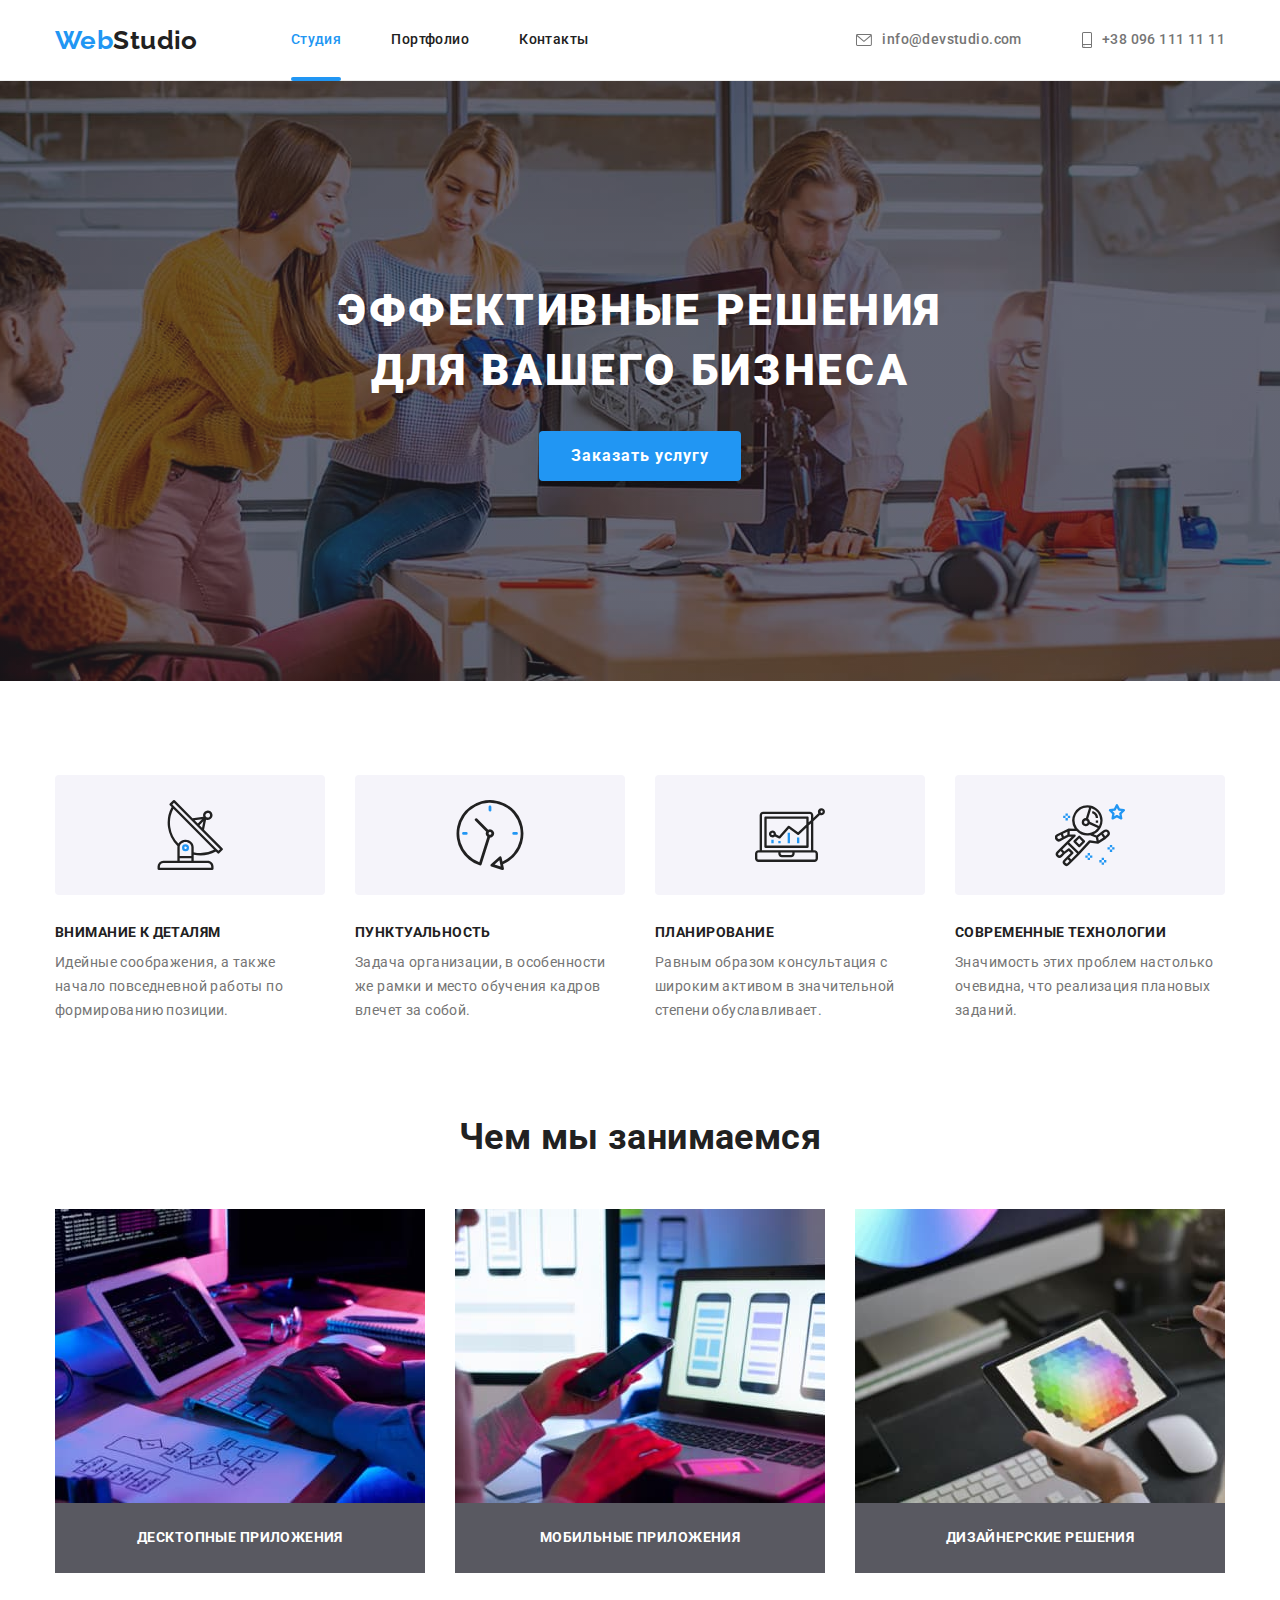
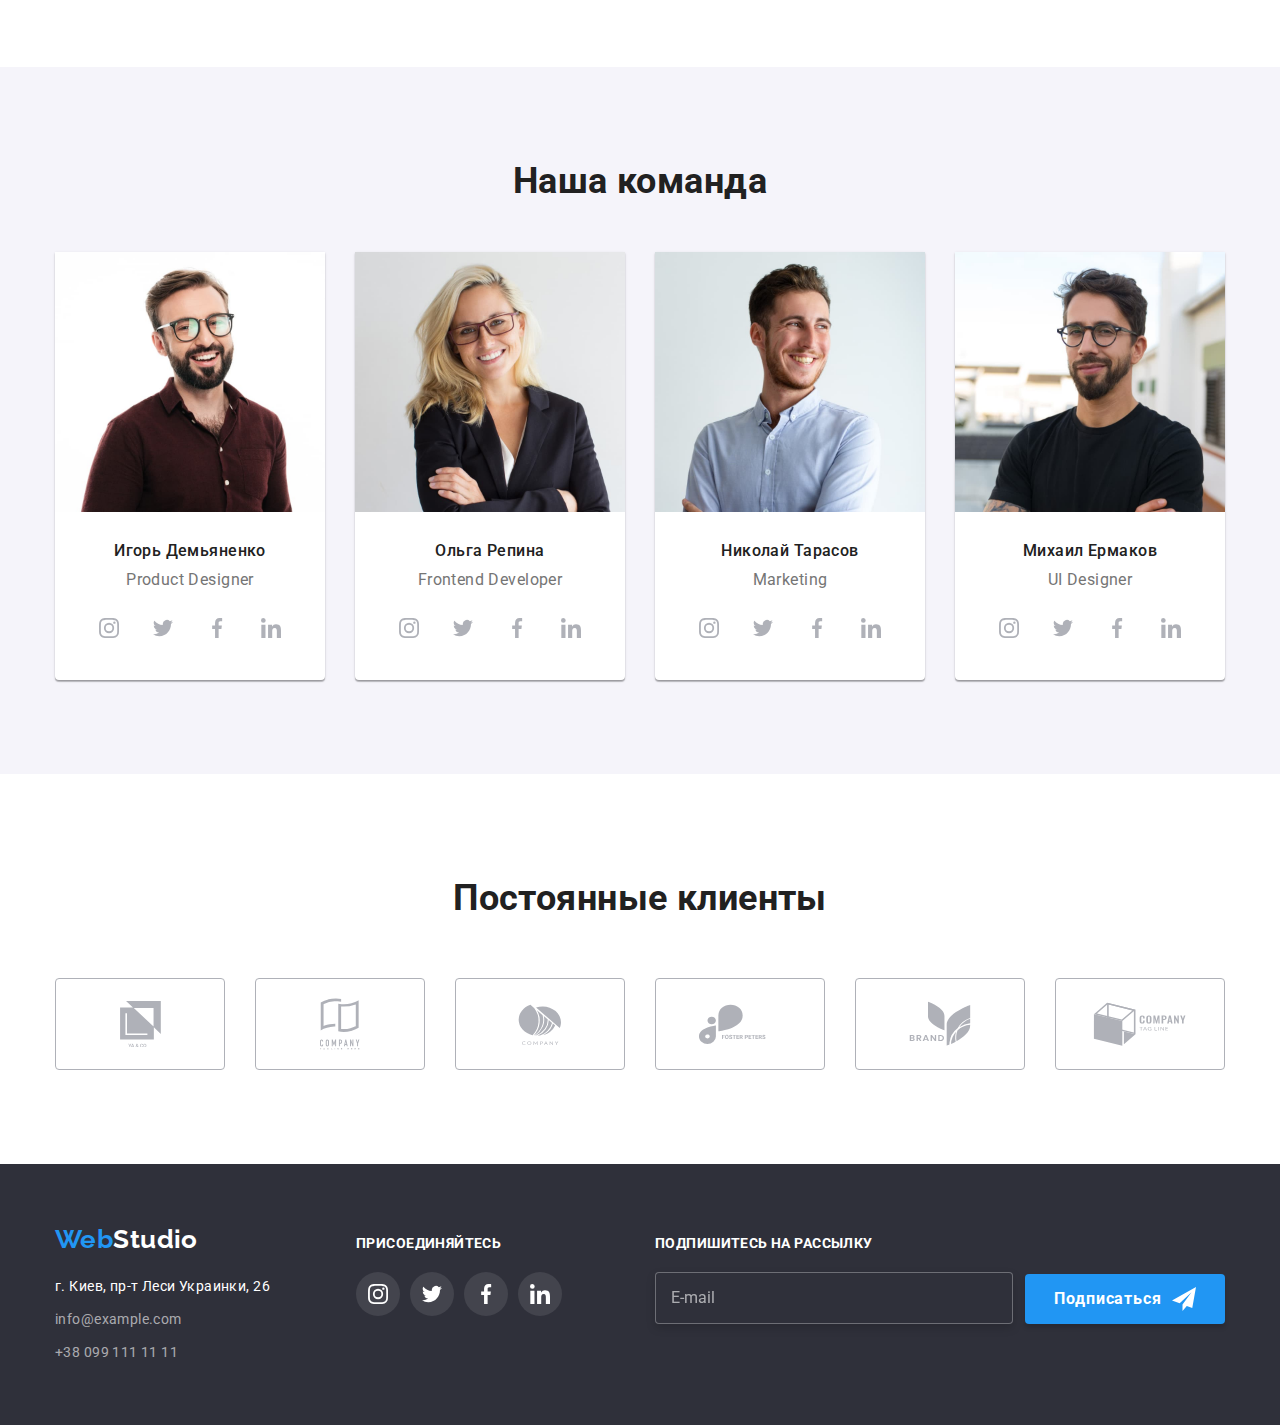
<file: index.html>
<!DOCTYPE html>
<html lang="ru">

<head>
    <meta charset="UTF-8" />
    <meta http-equiv="X-UA-Compatible" content="IE=edge" />
    <meta name="viewport" content="width=device-width, initial-scale=1.0" />
    <title>Студия</title>
    <link rel="stylesheet"
        href="https://fonts.googleapis.com/css2?family=Raleway:wght@700&family=Roboto:wght@400;500;700;900&display=swap" />
    <link rel="stylesheet"
        href="https://cdnjs.cloudflare.com/ajax/libs/modern-normalize/1.1.0/modern-normalize.min.css" />
    <link rel="stylesheet" href="css/style.css" />
</head>

<body>

    <!-- header -->

    <header class="page-header">
        <div class="container nav">
            <nav class="nav">
                <a href="./index.html" class="logo">Web<span class="logo__text">Studio</span> </a>
                <ul class="site-nav ">
                    <li class="site-nav__item"><a href="./index.html" class="site-nav__link site-nav__link--current"> Студия </a></li>
                    <li class="site-nav__item"><a href="./portfolio.html" class="site-nav__link"> Портфолио </a></li>
                    <li class="site-nav__item"><a href="#" class="site-nav__link"> Контакты </a></li>
                </ul>
            </nav>
            <ul class="auth-nav ">
                <li class="auth-nav__item"><a href="mailto:info@devstudio.com" class="auth-nav__link">
                        <svg class="auth-nav__icon-envelope" width="16" height="12">
                            <use href="./images/icons.svg#icon-envelope"></use>
                        </svg> info@devstudio.com </a></li>
                <li class="auth-nav__item"><a href="tel:+380961111111" class="auth-nav__link">
                        <svg class="auth-nav__icon-smartphone" width="10" height="16">
                            <use href="./images/icons.svg#icon-smartphone"></use>
                        </svg> +38 096 111 11 11 </a></li>
            </ul>
        </div>
    </header>

    <!--page main -->

    <main>

        <!--hero section-->

        <section class="hero-section section">
            <div class="container">
                <h1 class="hero-title">Эффективные решения для вашего бизнеса</h1>
                <button type="button" class="hero-button " data-modal-open>Заказать услугу</button>
            </div>
        </section>

        <!--section advantages-->

        <section class="advantages-section section">
            <div class="container ">
                <h2 class="visually-hidden">Наши преимущества</h2>
                <ul class="advantages-list">

                    <li class="advantages-list__item">
                        <div class="advantages-list__block">
                            <svg class="advantages-list__icon" width="70" height="70">
                                <use href="./images/icons.svg#icon-antena"></use>
                            </svg>
                        </div>
                        <h3 class="advantages-list__title">Внимание к деталям</h3>
                        <p>Идейные соображения, а также начало повседневной работы по формированию позиции.</p>
                    </li>

                    <li class="advantages-list__item">
                        <div class="advantages-list__block">
                            <svg class="advantages-list__icon" width="70" height="70">
                                <use href="./images/icons.svg#icon-clock"></use>
                            </svg>
                        </div>
                        <h3 class="advantages-list__title">Пунктуальность</h3>
                        <p>
                            Задача организации, в особенности же рамки и место обучения кадров влечет за собой.
                        </p>
                    </li>
                    <li class="advantages-list__item ">
                        <div class="advantages-list__block">
                            <svg class="advantages-list__icon" width="70" height="70">
                                <use href="./images/icons.svg#icon-diagram"></use>
                            </svg>
                        </div>
                        <h3 class="advantages-list__title">Планирование</h3>
                        <p>
                            Равным образом консультация с широким активом в значительной степени обуславливает.
                        </p>
                    </li>
                    <li class="advantages-list__item ">
                        <div class="advantages-list__block">
                            <svg class="advantages-list__icon" width="70" height="70">
                                <use href="./images/icons.svg#icon-astronaut"></use>
                            </svg>
                        </div>
                        <h3 class="advantages-list__title">Современные технологии</h3>
                        <p>Значимость этих проблем настолько очевидна, что реализация плановых заданий.</p>
                    </li>
                </ul>
            </div>
        </section>

        <!--work section-->

        <section class="work-section section">
            <div class="container">
                <h2 class="section-title">Чем мы занимаемся</h2>
                <ul class="work-list">
                    <li class="work-list__item">
                        <div class="work-list__thumb">
                            <img src="./images/work/img.jpg" alt="Печатает на клавиатуре" width="370" height="294"
                                class="work-list__img" />
                            <h3 class="work-list__title">Десктопные приложения</h3>
                        </div>

                    </li>
                    <li class="work-list__item">
                        <div class="work-list__thumb">
                            <img src="./images/work/img-1.jpg" alt="Телефон и ноутбук" width="370" height="294"
                                class="work-list__img" />
                            <h3 class="work-list__title">Мобильные приложения</h3>
                        </div>
                    </li>
                    <li class="work-list__item">
                        <div class="work-list__thumb">
                            <img src="./images/work/img-2.jpg" alt="Планшет в руках" width="370" height="294"
                                class="work-list__img" />
                            <h3 class="work-list__title">Дизайнерские решения</h3>
                        </div>
                    </li>
                </ul>
            </div>
        </section>

        <!--team section-->

        <section class="team-section section">
            <div class="container">
                <h2 class="section-title">Наша команда</h2>

                    <ul class="team-list">

                        <li class="team-list__item">
                            <img class="team-list__img" src="./images/team/img-3.jpg" alt=" Первый член команды" width="270" height="260"/>
                                <div class="team-list__thumb">
                                    <h3 class="team-list__title">Игорь Демьяненко</h3>
                                        <p class="team-list__text">Product Designer</p>

                                    <ul class="socials-list">

                                        <li class="socials-list__item"><a href="#" class="socials-list__link" aria-label="Инстаграм">
                                                <svg class="socials-list__icon" width="20" height="20">
                                                    <use href="./images/icons.svg#icon-instagram"></use>
                                                </svg></a>
                                        </li>
                                        <li class="socials-list__item"><a href="#" class="socials-list__link" aria-label="Твиттер">
                                                <svg class="socials-list__icon" width="20" height="20">
                                                    <use href="./images/icons.svg#icon-twitter"></use>
                                                </svg></a>
                                        </li>
                                        <li class="socials-list__item"><a href="#" class="socials-list__link" aria-label="Фейсбук">
                                                <svg class="socials-list__icon" width="20" height="20">
                                                    <use href="./images/icons.svg#icon-facebook"></use>
                                                </svg></a>
                                        </li>
                                        <li class="socials-list__item"><a href="#" class="socials-list__link" aria-label="Линкедин">
                                                <svg class="socials-list__icon" width="20" height="20">
                                                    <use href="./images/icons.svg#icon-linkedin"></use>
                                                </svg></a>
                                        </li>
                                    </ul>
                                </div>
                        </li>

                        <li class="team-list__item">
                            <img class="team-list__img" src="./images/team/img-4.jpg" alt="Второй член команды" width="270" height="260"/>
                                <div class="team-list__thumb">
                                    <h3 class="team-list__title">Ольга Репина</h3>
                                        <p class="team-list__text">Frontend Developer</p>

                                    <ul class="socials-list">
                                        
                                        <li class="socials-list__item"><a href="#" class="socials-list__link" aria-label="Инстаграм">
                                                <svg class="socials-list__icon" width="20" height="20">
                                                    <use href="./images/icons.svg#icon-instagram"></use>
                                                </svg></a>
                                        </li>
                                        <li class="socials-list__item"><a href="#" class="socials-list__link" aria-label="Твиттер">
                                                <svg class="socials-list__icon" width="20" height="20">
                                                    <use href="./images/icons.svg#icon-twitter"></use>
                                                </svg></a>
                                        </li>
                                        <li class="socials-list__item"><a href="#" class="socials-list__link" aria-label="Фейсбук">
                                                <svg class="socials-list__icon" width="20" height="20">
                                                    <use href="./images/icons.svg#icon-facebook"></use>
                                                </svg></a>
                                        </li>
                                        <li class="socials-list__item"><a href="#" class="socials-list__link" aria-label="Линкедин">
                                                <svg class="socials-list__icon" width="20" height="20">
                                                    <use href="./images/icons.svg#icon-linkedin"></use>
                                                </svg></a>
                                        </li>
                                    </ul>
                                </div>
                        </li>

                        <li class="team-list__item">
                            <img class="team-list__img" src="./images/team/img-5.jpg" alt="Третий член команды" width="270" height="260"/>
                                <div class="team-list__thumb">
                                    <h3 class="team-list__title">Николай Тарасов</h3>
                                        <p class="team-list__text">Marketing</p>

                                    <ul class="socials-list">
                                        
                                        <li class="socials-list__item"><a href="#" class="socials-list__link" aria-label="Инстаграм">
                                                <svg class="socials-list__icon" width="20" height="20">
                                                    <use href="./images/icons.svg#icon-instagram"></use>
                                                </svg></a>
                                        </li>
                                        <li class="socials-list__item"><a href="#" class="socials-list__link" aria-label="Твиттер">
                                                <svg class="socials-list__icon" width="20" height="20">
                                                    <use href="./images/icons.svg#icon-twitter"></use>
                                                </svg></a>
                                        </li>
                                        <li class="socials-list__item"><a href="#" class="socials-list__link" aria-label="Фейсбук">
                                                <svg class="socials-list__icon" width="20" height="20">
                                                    <use href="./images/icons.svg#icon-facebook"></use>
                                                </svg></a>
                                        </li>
                                        <li class="socials-list__item"><a href="#" class="socials-list__link" aria-label="Линкедин">
                                                <svg class="socials-list__icon" width="20" height="20">
                                                    <use href="./images/icons.svg#icon-linkedin"></use>
                                                </svg></a>
                                        </li>
                                    </ul>
                            </div>
                        </li>

                    <li class="team-list__item">
                        <img class="team-list__img" src="./images/team/img-6.jpg" alt="Четвертый член команды" width="270" height="260"/>
                            <div class="team-list__thumb">
                                <h3 class="team-list__title">Михаил Ермаков</h3>
                                    <p class="team-list__text">UI Designer</p>

                                <ul class="socials-list">
                                            
                                    <li class="socials-list__item"><a href="#" class="socials-list__link" aria-label="Инстаграм">
                                            <svg class="socials-list__icon" width="20" height="20">
                                                <use href="./images/icons.svg#icon-instagram"></use>
                                            </svg></a>
                                    </li>
                                    <li class="socials-list__item"><a href="#" class="socials-list__link" aria-label="Твиттер">
                                            <svg class="socials-list__icon" width="20" height="20">
                                                <use href="./images/icons.svg#icon-twitter"></use>
                                            </svg></a>
                                    </li>
                                    <li class="socials-list__item"><a href="#" class="socials-list__link" aria-label="Фейсбук">
                                            <svg class="socials-list__icon" width="20" height="20">
                                                <use href="./images/icons.svg#icon-facebook"></use>
                                            </svg></a>
                                    </li>
                                    <li class="socials-list__item"><a href="#" class="socials-list__link" aria-label="Линкедин">
                                            <svg class="socials-list__icon" width="20" height="20">
                                                <use href="./images/icons.svg#icon-linkedin"></use>
                                            </svg></a>
                                    </li>
                                </ul>
                            </div>
                    </li>
                </ul>
            </div>
        </section>
    </main>

    <!-- clients section -->

    <section class="section-clients section">
        <h2 class="clients-title">Постоянные клиенты</h2>
            <div class="container">

            <ul class="company-list">
                <li class="company-list__item">
                    <a href="#" class="company-list__link">
                        <svg class="company-list__logo" width="41" height="46.7">
                            <use href="./images/icons.svg#icon-ya-co"></use>
                        </svg>
                    </a>
                </li>
                <li class="company-list__item">
                    <a href="#" class="company-list__link">
                        <svg class="company-list__logo" width="40" height="52">
                            <use href="./images/icons.svg#icon-company"></use>
                        </svg>
                    </a>
                </li>
                <li class="company-list__item">
                    <a href="#" class="company-list__link">
                        <svg class="company-list__logo" width="43.46" height="41.18">
                            <use href="./images/icons.svg#icon-company-2"></use>
                        </svg>
                    </a>
                </li>
                <li class="company-list__item">
                    <a href="#" class="company-list__link">
                        <svg class="company-list__logo" width="84.44" height="40.62">
                            <use href="./images/icons.svg#icon-foster"></use>
                        </svg>
                    </a>
                </li>
                <li class="company-list__item">
                    <a href="#" class="company-list__link">
                        <svg class="company-list__logo" width="62.54" height="45.43">
                            <use href="./images/icons.svg#icon-brand"></use>
                        </svg>
                    </a>
                </li>
                <li class="company-list__item">
                    <a href="#" class="company-list__link">
                        <svg class="company-list__logo" width="93.79" height="43.93">
                            <use href="./images/icons.svg#icon-tag-line"></use>
                        </svg>
                    </a>
                </li>
            </ul>
        </div>
    </section>

    <!--footer -->
    <footer class="footer-section">
        <div class="container">
            <div class="footer-link">
                <div class="first-column">
                    <a href="./index.html" class="logo logo--moves ">Web<span class=" logo__text logo__text--inverse">Studio</span> </a>

                    <address class="contact">
                        <ul class="contact__list">
                            <li class="contact__item">
                                <a class="contact__link contact__link--repaints" href="https://goo.gl/maps/1aV7GLh5moSTKQaL6" target="_blank" rel="noopener noreferrer" >г. Киев, пр-т Леси Украинки, 26</a></li>
                            <li class="contact__item">
                                <a class="contact__link" href="mailto:info@example.com" >info@example.com</a></li>
                            <li class="contact__item">
                                <a class="contact__link" href="tel:+380991111111" >+38 099 111 11 11</a></li>
                        </ul>
                    </address>
                </div>

                <div class="second-column">
                    <span class="second-column__title">присоединяйтесь</span>

                    <ul class="socials-list">
                                            
                        <li class="socials-list__item socials-list__item--repaints"><a href="#" class="socials-list__link" aria-label="Инстаграм">
                                <svg class="socials-list__icon socials-list__icon--repaints " width="20" height="20">
                                    <use href="./images/icons.svg#icon-instagram"></use>
                                </svg></a>
                        </li>
                        <li class="socials-list__item socials-list__item--repaints"><a href="#" class="socials-list__link" aria-label="Твиттер">
                                <svg class="socials-list__icon socials-list__icon--repaints" width="20" height="20">
                                    <use href="./images/icons.svg#icon-twitter"></use>
                                </svg></a>
                        </li>
                        <li class="socials-list__item socials-list__item--repaints"><a href="#" class="socials-list__link" aria-label="Фейсбук">
                                <svg class="socials-list__icon socials-list__icon--repaints" width="20" height="20">
                                    <use href="./images/icons.svg#icon-facebook"></use>
                                </svg></a>
                        </li>
                        <li class="socials-list__item socials-list__item--repaints"><a href="#" class="socials-list__link" aria-label="Линкедин">
                                <svg class="socials-list__icon socials-list__icon--repaints" width="20" height="20">
                                    <use href="./images/icons.svg#icon-linkedin"></use>
                                </svg></a>
                        </li>
                    </ul>
                </div>

                <form class="form-footer">
                    <label class="form-footer__lable">Подпишитесь на рассылку
                        <input class="form-footer__input" type="email" name="email" placeholder="E-mail">
                    </label>

                    <button class="form-footer__button" type="submit">Подписаться
                        <svg class="form-footer__icon" width="24" height="24">
                            <use href="./images/icons.svg#icon-send"></use>
                        </svg>
                    </button>
                </form>
            </div>
        </div>
    </footer>

    <!-- backdrop -->
    <div class="backdrop is-hidden" data-modal aria-hidden="true">

        <div class="modal">

            <button class=" modal__button--closes" type="button" data-modal-close>
                <svg class="modal__icon" width="18" height="18">
                    <use href="./images/icons.svg#icon-close-black"></use>
                </svg>
            </button>

            <form class="form">

                <p class="form__text">Оставьте свои данные, мы вам перезвоним</p>

                <label class="form__leble" for="name">Имя</label>
                    <div class="form__field">
                        <input class="form__input" type="text" name="user-name" id="name">
                            <svg class="form__icon" width="18" height="18">
                                <use href="./images/icons.svg#icon-person-black"></use>
                            </svg>
                    </div>

                <label class="form__leble" for="phone">Телефон</label>
                    <div class="form__field">
                        <input class="form__input" type="tel" name="phone" id="phone">
                            <svg class="form__icon" width="18" height="18">
                                <use href="./images/icons.svg#icon-phone-black"></use>
                            </svg>
                </div>

                <label class="form__leble" for="mail">Почта</label>
                    <div class="form__field">
                        <input class="form__input" type="email" name="mail" id="mail">
                            <svg class="form__icon" width="18" height="18">
                                <use href="./images/icons.svg#icon-email-black"></use>
                            </svg>
                    </div>

                <label class="form__leble" for="coment">Комментарий</label>
                    <div class="form__field form__field--moves">
                        <textarea class="form__input form__input--scales" name="coment" id="coment" placeholder="Введите текст"></textarea>
                    </div>

                <div class="policy">
                    <label class="policy__lable">
                        <input class="policy__input" type="checkbox" name="agree" value="agree">
                            <svg class="policy__icon" width="16" height="15">
                                <use href="./images/icons.svg#icon-checked"></use>
                            </svg>
                    Соглашаюсь с рассылкой и принимаю&nbsp;<a class="policy__link" href="#"> Условия договора</a></label>
                </div>

                <button class="modal__button" type="submit">Отправить</button>

            </form>
        </div>
    </div>

    <script src="./js/modal.js"></script>
</body>

</html>
</file>
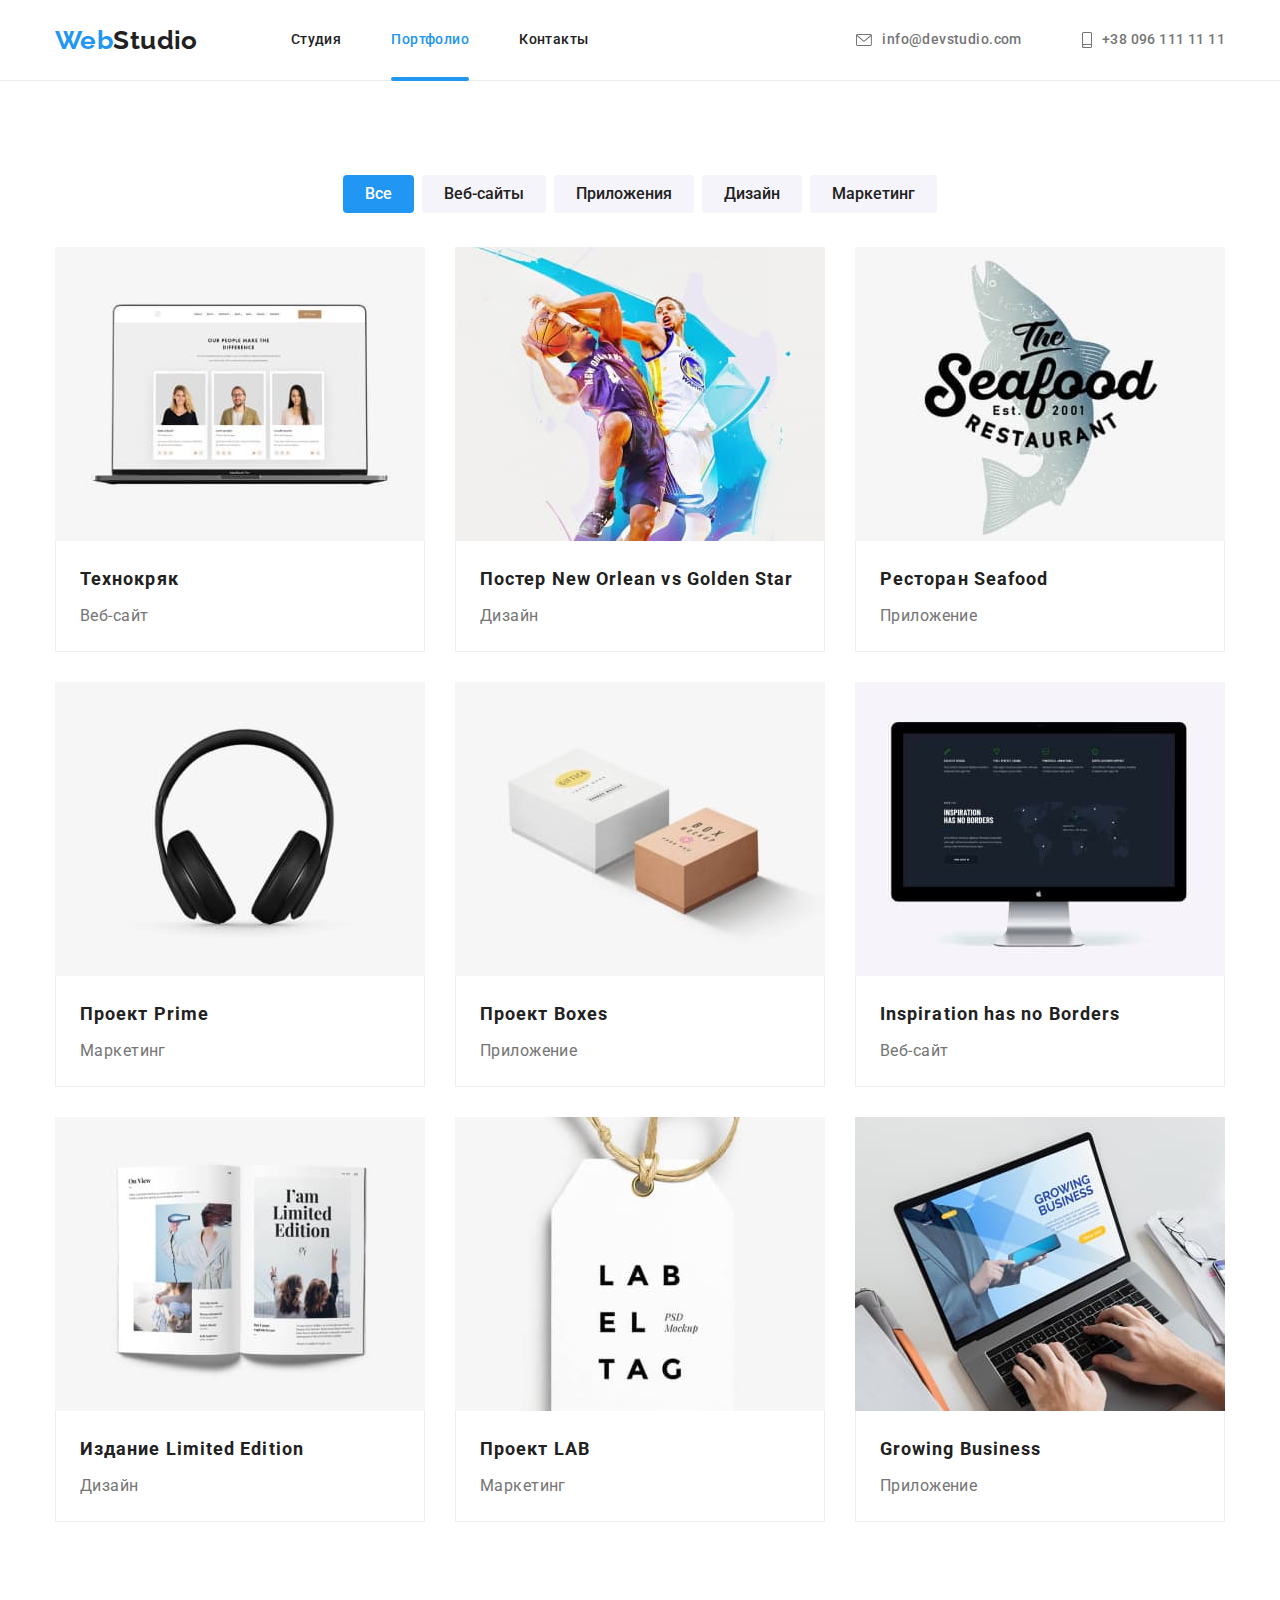
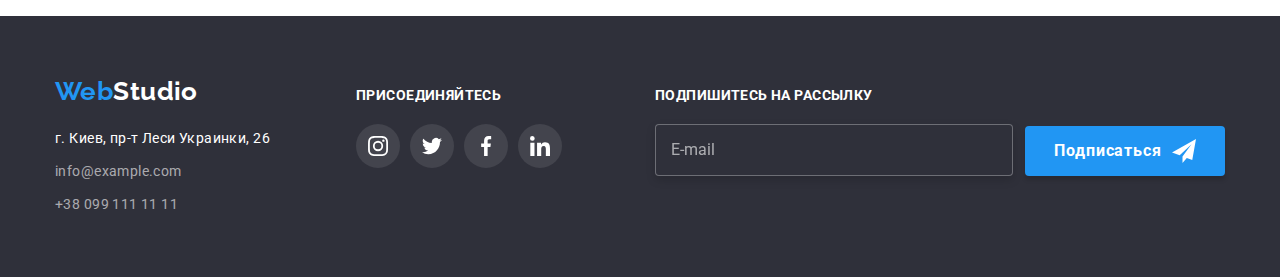
<file: portfolio.html>
<!DOCTYPE html>
<html lang="ru">

<head>
    <meta charset="UTF-8">
    <meta http-equiv="X-UA-Compatible" content="IE=edge">
    <meta name="viewport" content="width=device-width, initial-scale=1.0">
    <title>Портфолио</title>
    <link rel="stylesheet"
        href="https://fonts.googleapis.com/css2?family=Raleway:wght@700&family=Roboto:wght@400;500;700;900&display=swap" />
    <link rel="stylesheet"
        href="https://cdnjs.cloudflare.com/ajax/libs/modern-normalize/1.1.0/modern-normalize.min.css" />
    <link rel="stylesheet" href="css/style.css" />
</head>

<body>

    <!--header-->

    <header class="page-header">
        <div class="container nav">
            <nav class="nav">
                <a href="./index.html" class="logo">Web<span class="logo__text">Studio</span> </a>
                <ul class="site-nav ">
                    <li class="site-nav__item"><a href="./index.html" class="site-nav__link "> Студия </a></li>
                    <li class="site-nav__item"><a href="./portfolio.html" class="site-nav__link site-nav__link--current"> Портфолио </a></li>
                    <li class="site-nav__item"><a href="#" class="site-nav__link"> Контакты </a></li>
                </ul>
            </nav>
            <ul class="auth-nav ">
                <li class="auth-nav__item"><a href="mailto:info@devstudio.com" class="auth-nav__link">
                        <svg class="auth-nav__icon-envelope" width="16" height="12">
                            <use href="./images/icons.svg#icon-envelope"></use>
                        </svg> info@devstudio.com </a></li>
                <li class="auth-nav__item"><a href="tel:+380961111111" class="auth-nav__link">
                        <svg class="auth-nav__icon-smartphone" width="10" height="16">
                            <use href="./images/icons.svg#icon-smartphone"></use>
                        </svg> +38 096 111 11 11 </a></li>
            </ul>
        </div>
    </header>
    <!--main -->
    <main>
        <!-- portfolio section -->
        <section class="portfolio-section section ">
            <div class="container">

                <h1 class="visually-hidden"> Портфолио </h1>

                <!-- button-list -->
                <ul class="button-list">
                    <li class="button-list__item"><button type="button" class="button-list__button button-list__button--active"> Все </button></li>
                    <li class="button-list__item"><button type="button" class="button-list__button"> Веб-сайты </button></li>
                    <li class="button-list__item"><button type="button" class="button-list__button"> Приложения </button></li>
                    <li class="button-list__item"><button type="button" class="button-list__button"> Дизайн </button></li>
                    <li class="button-list__item"><button type="button" class="button-list__button"> Маркетинг </button></li>
                </ul>

                <!-- card-set -->

                <ul class="card-set">

                    <li class="card-set__item">
                        <a class="product" href="#">
                            <div class="product__overlay">
                                <img class="product__img" src="./images/portfolio/img-10.jpg" alt="на ноутбуке изображены три IT-специалиста" width="370" height="294" >
                                    <p class="product__text">Ресурс предлагает комплексные предложения с разным
                                    уровнем функционала и сервисов. Все
                                    это позволит посетителю получить
                                    исчерпывающие сведения <br> о компании или частном лице.</p>
                            </div>
                            <div class="product__thumb">
                                <h2 class="product__title">Технокряк </h2>
                                <p class="product__content">Веб-сайт</p>
                            </div>
                        </a> </li>

                    <li class="card-set__item">
                        <a href="#" class="product">
                            <div class="product__overlay">
                                <img class="product__img" src="./images/portfolio/img-11.jpg" alt="два играка в баскетбол в прижке" width="370" height="294" >
                                    <p class="product__text">Ресурс предлагает комплексные предложения с разным уровнем
                                        функционала и сервисов. Все
                                        это позволит посетителю получить
                                        исчерпывающие сведения <br> о компании или частном лице.</p>
                            </div>
                                            <div class="product__thumb">
                                                <h2 class="product__title">Постер New Orlean vs Golden Star </h2>
                                                <p class="product__content">Дизайн</p>
                                            </div>
                            </a>
                    </li>


            <li class="card-set__item"><a href="#" class="product">
                    <div class="product__overlay">
                        <img class="product__img" src="./images/portfolio/img-12.jpg"
                        alt="эмблема ресторана морепродукты" width="370" height="294" >
                    <p class="product__text">Ресурс предлагает комплексные предложения с разным уровнем
                        функционала и сервисов. Все
                        это позволит посетителю получить
                        исчерпывающие сведения <br> о компании или частном лице.</p>
                    </div>
                    <div class="product__thumb">
                        <h2 class="product__title">Ресторан Seafood </h2>
                        <p class="product__content"> Приложение</p>
                    </div>
                </a> </li>
            <li class="card-set__item"><a href="#" class="product">
                    <div class="product__overlay">
                        <img class="product__img" src="./images/portfolio/img-13.jpg" alt="наушники" width="370"
                        height="294" >
                    <p class="product__text">Ресурс предлагает комплексные предложения с разным уровнем
                        функционала и сервисов. Все
                        это позволит посетителю получить
                        исчерпывающие сведения <br> о компании или частном лице.</p>
                    </div>
                    <div class="product__thumb">
                        <h2 class="product__title">Проект Prime </h2>
                        <p class="product__content">Маркетинг</p>
                    </div>
                </a> </li>
            <li class="card-set__item"><a href="#" class="product">
                    <div class="product__overlay">
                        <img class="product__img" src="./images/portfolio/img-14.jpg" alt="две картоные коробочки"
                        width="370" height="294" >
                    <p class="product__text">Ресурс предлагает комплексные предложения с разным уровнем
                        функционала и сервисов. Все
                        это позволит посетителю получить
                        исчерпывающие сведения <br> о компании или частном лице.</p>
                    </div>
                    <div class="product__thumb">
                        <h2 class="product__title">Проект Boxes </h2>
                        <p class="product__content">Приложение</p>
                    </div>
                </a></li>
            <li class="card-set__item"><a href="#" class="product">
                    <div class="product__overlay">
                        <img class="product__img" src="./images/portfolio/img-15.jpg" alt="монитор" width="370"
                        height="294" >
                    <p class="product__text">Ресурс предлагает комплексные предложения с разным уровнем
                        функционала и сервисов. Все
                        это позволит посетителю получить
                        исчерпывающие сведения <br> о компании или частном лице.</p>
                    </div>
                    <div class="product__thumb">
                        <h2 class="product__title">Inspiration has no Borders </h2>
                        <p class="product__content"> Веб-сайт</p>
                    </div>
                </a></li>
            <li class="card-set__item"><a href="#" class="product">
                    <div class="product__overlay">
                        <img class="product__img" src="./images/portfolio/img-16.jpg" alt="открытая книга"
                        width="370" height="294" >
                    <p class="product__text">Ресурс предлагает комплексные предложения с разным уровнем
                        функционала и сервисов. Все
                        это позволит посетителю получить
                        исчерпывающие сведения <br> о компании или частном лице.</p>
                    </div>
                    <div class="product__thumb">
                        <h2 class="product__title">Издание Limited Edition </h2>
                        <p class="product__content">Дизайн</p>
                    </div>
                </a> </li>
            <li class="card-set__item"><a href="#" class="product">
                    <div class="product__overlay">
                        <img class="product__img" src="./images/portfolio/img-17.jpg" alt="логотип проекта лаб"
                        width="370" height="294" >
                    <p class="product__text">Ресурс предлагает комплексные предложения с разным уровнем
                        функционала и сервисов. Все
                        это позволит посетителю получить
                        исчерпывающие сведения <br> о компании или частном лице.</p>
                    </div>
                    <div class="product__thumb">
                        <h2 class="product__title">Проект LAB </h2>
                        <p class="product__content"> Маркетинг</p>
                    </div>
                </a> </li>
            <li class="card-set__item">
                <a href="#" class="product">
                    <div class="product__overlay">
                        <img class="product__img" src="./images/portfolio/img-18.jpg" alt="человек печатающий на ноутбуке" width="370"
                            height="294" >
                        <p class="product__text">Ресурс предлагает комплексные предложения с разным уровнем
                            функционала и сервисов. Все
                            это позволит посетителю получить
                            исчерпывающие сведения <br> о компании или частном лице.</p>
                    </div>
                    <div class="product__thumb">
                        <h2 class="product__title">Growing Business </h2>
                        <p class="product__content">Приложение</p>
                    </div>
                </a>
            </li>
            </ul>
            </div>
        </section>
    </main>

    <!--footer container-->
    
    <footer class="footer-section">
        <div class="container">
            <div class="footer-link">
                <div class="first-column">
                    <a href="./index.html" class="logo logo--moves ">Web<span class=" logo__text logo__text--inverse">Studio</span> </a>

                    <address class="contact">
                        <ul class="contact__list">
                            <li class="contact__item">
                                <a class="contact__link contact__link--repaints" href="https://goo.gl/maps/1aV7GLh5moSTKQaL6" target="_blank" rel="noopener noreferrer" >г. Киев, пр-т Леси Украинки, 26</a></li>
                            <li class="contact__item">
                                <a class="contact__link" href="mailto:info@example.com" >info@example.com</a></li>
                            <li class="contact__item">
                                <a class="contact__link" href="tel:+380991111111" >+38 099 111 11 11</a></li>
                        </ul>
                    </address>
                </div>

                <div class="second-column">
                    <span class="second-column__title">присоединяйтесь</span>

                    <ul class="socials-list">
                                            
                        <li class="socials-list__item socials-list__item--repaints"><a href="#" class="socials-list__link" aria-label="Инстаграм">
                                <svg class="socials-list__icon socials-list__icon--repaints " width="20" height="20">
                                    <use href="./images/icons.svg#icon-instagram"></use>
                                </svg></a>
                        </li>
                        <li class="socials-list__item socials-list__item--repaints"><a href="#" class="socials-list__link" aria-label="Твиттер">
                                <svg class="socials-list__icon socials-list__icon--repaints" width="20" height="20">
                                    <use href="./images/icons.svg#icon-twitter"></use>
                                </svg></a>
                        </li>
                        <li class="socials-list__item socials-list__item--repaints"><a href="#" class="socials-list__link" aria-label="Фейсбук">
                                <svg class="socials-list__icon socials-list__icon--repaints" width="20" height="20">
                                    <use href="./images/icons.svg#icon-facebook"></use>
                                </svg></a>
                        </li>
                        <li class="socials-list__item socials-list__item--repaints"><a href="#" class="socials-list__link" aria-label="Линкедин">
                                <svg class="socials-list__icon socials-list__icon--repaints" width="20" height="20">
                                    <use href="./images/icons.svg#icon-linkedin"></use>
                                </svg></a>
                        </li>
                    </ul>
                </div>

                <form class="form-footer">
                    <label class="form-footer__lable">Подпишитесь на рассылку
                        <input class="form-footer__input" type="email" name="email" placeholder="E-mail">
                    </label>

                    <button class="form-footer__button" type="submit">Подписаться
                        <svg class="form-footer__icon" width="24" height="24">
                            <use href="./images/icons.svg#icon-send"></use>
                        </svg>
                    </button>
                </form>
            </div>
        </div>
    </footer>
</body>

</html>
</file>
<file: css/style.css>
/*  цвет */

/* цвет основного текста: rgba(117, 117, 117, 1) */
/* цвет акцента кнопка портфолио Logo и ссылки (синий): rgba(33, 150, 243, 1) */
/* белый цвет: #FFFFFF; */
/* чорний цвет h-h3: rgba(33, 33, 33, 1) */
/* цвет background hero, footer: rgba(47, 48, 58, 1) */

/* переменные */
:root {
  --title-text-color: rgba(33, 33, 33, 1);
  --primary-text-color: rgba(117, 117, 117, 1);
  --аccent-color: rgba(33, 150, 243, 1);
  --background-color: #ffffff;
  --footer-backgraund-color: rgba(47, 48, 58, 1);
  --footer-input-color: rgba(255, 255, 255, 0.6);

  --timing-function: cubic-bezier(0.4, 0, 0.2, 1);
}

html {
  box-sizing: border-box;
}
*,
*::before,
*::after {
  box-sizing: inherit;
}

/*----- body ------*/

body {
  font-family: Roboto, sans-serif;
  font-size: 14px;
  line-height: 1.71;
  letter-spacing: 0.03em;
  background: var(--background-color);
  color: var(--primary-text-color);
}

/* -----basic----- */

.container {
  width: 1200px;
  padding: 0 15px;
  margin: auto auto;
}
.section {
  padding-top: 94px;
  padding-bottom: 94px;
}

h1,
h2,
h3,
p,
ul,
a {
  margin-top: 0;
  margin-bottom: 0;
}

ul {
  padding: 0;
}

/* link decoration */
a {
  text-decoration: none;
  font-style: normal;
}
li {
  list-style: none;
}
/* title color*/
h1,
h2,
h3 {
  color: var(--title-text-color);
}

/* visually-hidden h2 */

.visually-hidden {
  position: absolute;
  width: 1px;
  height: 1px;
  margin: -1px;
  border: 0;
  padding: 0;

  white-space: nowrap;
  clip-path: inset(100%);
  clip: rect(0 0 0 0);
  overflow: hidden;
}

/*          page studio          */
/*------header------*/
/* logo */

.page-header {
  border-bottom: 1px solid rgba(236, 236, 236, 1);
}

.logo {
  font-family: 'Raleway', sans-serif;
  font-weight: 700;
  font-size: 26px;
  line-height: 1.19;
  color: var(--аccent-color);
}
.logo__text {
  color: var(--title-text-color);
}

/*---- navigation----- */

.nav {
  display: flex;
  align-items: center;
}

.logo {
  margin-left: 0;
}

.site-nav,
.auth-nav {
  display: flex;
  align-items: center;
  padding-left: 0;
}
.auth-nav {
  margin-left: auto;
}
.site-nav {
  margin-left: 93px;
}

.site-nav__item,
.auth-nav__item {
  margin-left: 50px;
}

.site-nav__item:first-child,
.auth-nav__item:first-child {
  margin-left: 0;
}
.site-nav__item {
  position: relative;
}
.site-nav__link {
  display: block;
  padding: 32px 0;
  font-weight: 500;
  line-height: 1.14;
  color: var(--title-text-color);

  transition: color 250ms var(--timing-function);
}

.site-nav__link--current {
  color: var(--аccent-color);
}

.site-nav__link--current::after {
  content: ' ';

  position: absolute;
  left: 0;
  bottom: -1px;

  display: inline-block;
 
  height: 4px;
  width: 100%;
  border-radius: 2px;
  background-color: var(--аccent-color);
}

.auth-nav__link {
  display: inline-flex;
  padding: 32px 0;
  font-weight: 500;
  line-height: 1.14;
  color: var(--primary-text-color);

  transition: color 250ms var(--timing-function);
}

.site-nav__link:hover,
.site-nav__link:focus,
.auth-nav__link:hover,
.auth-nav__link:focus {
  color: var(--аccent-color);
}

.auth-nav__icon-envelope {
  fill: currentColor;
  margin: 2px 10px 2px 0;
}
.auth-nav__icon-smartphone {
  fill: currentColor;
  margin: 0 10px 0;
}

/*------ hero section----------*/

.hero-section {
  padding: 200px 0;
  text-align: center;
  background-color: #2f303a;

  max-width: 1600px;
  min-height: 600px;
  margin: 0 auto;

  background-image: linear-gradient(to right, rgba(47, 48, 58, 0.4), rgba(47, 48, 58, 0.4)),
    url('../images/Img-background.jpg');
  background-repeat: no-repeat;
  background-position: center;
  background-size: cover;
}

.hero-title {
  margin: 0 auto 30px;
  font-weight: 900;
  font-size: 44px;
  line-height: 1.36;
  letter-spacing: 0.06em;
  text-transform: uppercase;
  width: 696px;
  color: #ffffff;
}

.hero-button {
  font-family: inherit;
  cursor: pointer;

  font-weight: 700;
  font-size: 16px;
  line-height: 1.88;
  min-width: 200px;

  border-radius: 4px;
  border: none;
  padding: 10px 32px;

  text-transform: none;
  letter-spacing: 0.06em;
  background: var(--аccent-color);
  color: #ffffff;
  box-shadow: 0px 4px 4px rgba(0, 0, 0, 0.15);

  transition: background-color 250ms var(--timing-function);
}

.hero-button:hover,
.hero-button:focus {
  background-color: #188ce8;
}

/*------- advantages-section---------*/

.advantages-list {
  display: flex;
  padding: 0;
}
.advantages-list__item:not(:last-child) {
  margin-right: 30px;
}
.advantages-list__item {
  width: 270px;
}
.advantages-list__block {
  display: flex;
  align-items: center;
  justify-content: center;

  height: 120px;
  margin-bottom: 30px;
  border-radius: 4px;
  background-color: #f5f4fa;
}

.advantages-list__title {
  margin-bottom: 10px;
}

.advantages-list__title {
  font-size: 14px;
  line-height: 1.14;
  text-transform: uppercase;
}

/*--------- work section---------*/

.work-section {
  text-align: center;
  padding-top: 0;
}
.section-title {
  font-size: 36px;
  line-height: 1.16;
  text-align: center;
  margin-bottom: 50px;
}

.work-list {
  display: flex;
  padding: 0;
}
.work-list__item {
  position: relative;
}
.work-list__title {
  width: 100%;
  height: 70px;
  bottom: 0;
  left: 0;

  font-size: 14px;
  line-height: 1.14;

  display: flex;
  justify-content: center;
  align-items: center;

  text-transform: uppercase;
  background: rgba(47, 48, 58, 0.8);
  color: #ffffff;
}

.work-list__thumb {
  position: relative;
}
.work-list__img {
  display: flex;
}
.work-list__item:not(:last-child) {
  margin-right: 30px;
}

/* --------team section---------- */

.team-section {
  text-align: center;
  background-color: #f5f4fa;
}
.section-title {
  margin-bottom: 50px;
}
.team-list__title {
  font-weight: 500;
  font-size: 16px;
  line-height: 1.18;
  margin-bottom: 10px;
}
.team-list {
  display: flex;
  padding: 0;
}
.team-list__item {
  background-color: #ffffff;
  box-shadow: 0px 1px 3px rgba(0, 0, 0, 0.12), 0px 1px 1px rgba(0, 0, 0, 0.14),
    0px 2px 1px rgba(0, 0, 0, 0.2);
  border-radius: 0px 0px 4px 4px;
}
.team-list__item:not(:last-child) {
  margin-right: 30px;
}
.team-list__img {
  display: flex;
}
.team-list__item  {
  text-align: center;
}
.team-list__thumb {
  padding: 30px 0;
}
.team-list__text {
  font-size: 16px;
  line-height: 1.18;
  text-align: center;
  margin-bottom: 16px;
}

/* ----------network-block------------ */

.socials-list {
  display: flex;
  justify-content: center;
  align-items: center;
}

.socials-list__item {
  width: 44px;
  height: 44px;
  cursor: pointer;
  border: none;
}

.socials-list__item:not(:last-child) {
  margin-right: 10px;
}

.socials-list__link {
  width: 44px;
  height: 44px;

  display: flex;
  align-items: center;
  justify-content: center;

  cursor: pointer;
  border: none;
  border-radius: 50%;

  fill: #afb1b8;

  transition: background-color 250ms var(--timing-function), fill 250ms var(--timing-function);
}

.socials-list__link:focus,
.socials-list__link:hover {
  fill: #ffffff;
  background-color: #2196f3;
}

/* --------clients section---------- */

.clients-title {
  text-align: center;
  margin-bottom: 50px;
  font-size: 36px;
  line-height: 1.67;
}

.company-list {
  display: flex;
  padding: 0;
}

.company-list__item:not(:last-child) {
  margin-right: 30px;
}

.company-list__link {
  width: 170px;
  height: 92px;

  display: flex;
  align-items: center;
  justify-content: center;

  border: 1px solid #afb1b8;
  border-radius: 4px;
  fill: #afb1b8;

  transition: fill 250ms var(--timing-function), border 250ms var(--timing-function);
}
.company-list__link:focus,
.company-list__link:hover {
  fill: var(--аccent-color);
  border: 1px solid var(--аccent-color);
}

/*----------footer---------- */

.footer-section {
  padding: 60px 0;
  background: var(--footer-backgraund-color);
}

.footer-link {
  display: flex;
  align-items: baseline;
}

.logo--moves {
  display: block;
  margin-bottom: 20px;
}

.logo__text--inverse {
    color: #ffffff;
}

.first-column {
  margin-right: 70px;
  flex-direction: column;
  min-width: 231px;
}

.second-column {
  font-weight: 700;
  font-size: 14px;
  line-height: 1.14;

  margin-right: 93px;

  text-transform: uppercase;
  color: #ffffff;
}

.socials-list__item--repaints {
  background-color: #43444d;
  border-radius: 50%;
}

.second-column__title {
  display: block;
  margin-bottom: 20px;
}

.socials-list__icon--repaints {
  fill: #ffffff;
}

.socials-list__link:focus,
.socials-list__link:hover {
  background-color: #2196f3;
}

.contact__link {
  display: block;
  color: rgba(255, 255, 255, 0.6);
  transition: color 250ms var(--timing-function);
}
.contact__link:hover,
.contact__link:focus {
  color: var(--аccent-color);
}
.contact__link--repaints {
    color: #ffffff;
  }

.contact__link--repaints:hover,
.contact__link--repaints:focus {
    color: #ffffff;
}

.contact__item:not(:last-child) {
  margin-bottom: 9px;
}

.form-footer {
  display: flex;
  align-items: flex-end;
}

.form-footer__lable {
  font-weight: 700;
  font-size: 14px;
  line-height: 1.14;

  margin-right: 12px;

  text-transform: uppercase;
  color: #ffffff;
}

.form-footer__input {
  width: 358px;
  padding: 15px;

  margin-top: 20px;
  font-size: 16px;
  line-height: 1.25;

  display: flex;
  align-items: center;

  border: 1px solid rgba(255, 255, 255, 0.3);
  filter: drop-shadow(0px 4px 4px rgba(0, 0, 0, 0.15));
  border-radius: 4px;
  cursor: pointer;

  color: #ffffff;
  background-color: #2f303a;
}

.form-footer__input::placeholder {
  font-weight: 400;
  font-size: 16px;
  line-height: 1.25;

  display: flex;
  align-items: center;

  color: var(--footer-input-color);
}

.form-footer__button {
  display: inline-block;
  display: flex;
  justify-content: center;
  align-items: center;

  width: 200px;
  height: 50px;

  margin: 0;
  padding: 0;

  font-family: inherit;
  font-style: normal;
  font-weight: 700;
  font-size: 16px;
  line-height: 1.88;
  letter-spacing: 0.06em;

  color: #ffffff;
  background-color: var(--аccent-color);
  box-shadow: 0px 4px 4px rgba(0, 0, 0, 0.15);
  border-radius: 4px;
  border: none;
  cursor: pointer;
}

.form-footer__button:hover,
.form-footer__button:focus {
  background-color: #188ce8;
}

.form-footer__icon {
  margin-left: 10px;
  fill: #ffffff;
}

/* ----------backdrop----------- */

.backdrop {
  position: fixed;

  top: 0;
  left: 0;
  width: 100%;
  height: 100%;

  background: rgba(0, 0, 0, 0.2);

  opacity: 1;
  visibility: visible;
  transform: scale(1);
  transition: transform 250ms var(--timing-function), visibility 250ms var(--timing-function),
    opacity 250ms var(--timing-function);
}

.backdrop.is-hidden {
  opacity: 0;
  pointer-events: none;
  visibility: hidden;
  transform: scale(0.2);
}

.backdrop.is-hidden .modal {
  transform: translate(-50%, -50%) scale(0.2);
  opacity: 0;
}

.modal {
  position: absolute;
  width: 528px;
  height: 581px;

  top: 50%;
  left: 50%;
  transform: translate(-50%, -50%) scale(1);

  box-shadow: 0px 1px 3px rgba(0, 0, 0, 0.12), 0px 1px 1px rgba(0, 0, 0, 0.14),
    0px 2px 1px rgba(0, 0, 0, 0.2);
  border-radius: 4px;

  opacity: 1;
  transition: transform 250ms var(--timing-function), opacity 250ms var(--timing-function);

  background-color: #ffffff;
}

.modal__button--closes {
  position: absolute;
  top: 8px;
  right: 8px;

  width: 30px;
  height: 30px;

  display: flex;
  justify-content: center;
  align-items: center;

  margin: 0;
  padding: 0;
  border-radius: 50%;

  background-color: #ffffff;
  border: 1px solid rgba(0, 0, 0, 0.1);
  cursor: pointer;
}

.modal__icon {
  fill: #212121;
  background-color: #ffffff;
  transition: fill 250ms var(--timing-function);
}

.modal__button--closes:hover .modal__icon,
.modal__button--closes:focus .modal__icon {
  fill: var(--аccent-color);
}

/* -------   form   ------- */

.form {
  padding: 40px;
}

.form__text {
  font-weight: 700;
  font-size: 20px;
  line-height: 1.15;
  text-align: center;

  margin-bottom: 12px;

  color: var(--title-text-color);
}

.form__field {
  position: relative;
  margin-bottom: 10px;
}

.form__field:focus-within > .form__input {
  border: 1px solid var(--аccent-color);
}
.form__field:focus-within > .form__icon {
  fill: var(--аccent-color);
}

.form__input {
  width: 100%;
  padding: 11px 12px 11px 42px;

  border: 1px solid rgba(33, 33, 33, 0.2);
  border-radius: 4px;

  caret-color: currentcolor;
  cursor: pointer;
  outline: none;
  transition: border 250ms var(--timing-function);
}

.form__icon {
  position: absolute;
  pointer-events: none;

  top: 50%;
  left: 15px;
  transform: translateY(-50%);

  fill: #212121;
  transition: fill 250ms var(--timing-function);
}

.form__leble {
  display: block;

  margin-bottom: 4px;

  font-size: 12px;
  line-height: 1.17;
  letter-spacing: 0.01em;
}

.form__field--moves {
  margin-bottom: 20px;
}

.form__input--scales {
  display: block;
  resize: none;
  height: 120px;
  padding: 12px 16px;
}

.form__input--scales::placeholder {
  font-size: 12px;
  line-height: 1.67;
  letter-spacing: 0.01em;
}

.policy {
  display: flex;
  justify-content: center;
  align-items: center;
  margin-bottom: 30px;
}

.policy__lable {
  position: relative;

  display: inline-flex;
  align-items: center;
  justify-content: center;
}

.policy::before {
  content: '';
  display: block;

  margin-right: 8px;
  
  width: 16px;
  height: 15px;
  border: 2px solid #212121;
  background-color: #ffffff;
  border-radius: 2px;
}

.policy__input {
  -webkit-appearance: none;
  -moz-appearance: none;
  appearance: none;
  position: absolute;
}

.policy__input:focus:checked + .policy__icon {
    opacity: 1;
  }

.policy__icon {
  position: absolute;
  top: 50%;
  left: -24px;
  transform: translateY(-50%);

  opacity: 0;
  transition: opacity 250ms var(--timing-function);
}

.policy__link {
  text-decoration: underline;
  color: var(--аccent-color);
}

.modal__button {
  display: flex;
  justify-content: center;
  align-items: center;

  width: 200px;
  height: 50px;

  margin: 0 auto;
  padding: 0;

  font-family: inherit;
  font-weight: 700;
  font-size: 16px;
  line-height: 1.88;
  letter-spacing: 0.06em;

  color: #ffffff;
  background-color: var(--аccent-color);
  box-shadow: 0px 4px 4px rgba(0, 0, 0, 0.15);
  border-radius: 4px;
  border: none;
  cursor: pointer;
}

.modal__button:hover,
.modal__button:focus {
  background-color: #188ce8;
}

/*             page portfolio            */

/* ------button-list------- */

.button-list {
  display: flex;
  justify-content: center;
  margin-bottom: 34px;
  padding: 0;
}

.button-list__item:not(:last-child) {
    margin-right: 8px;
  }

.button-list__button {
  font-family: inherit;
  cursor: pointer;
  font-weight: 500;
  font-size: 16px;
  line-height: 1.62;

  padding: 6px 22px;
  border-radius: 4px;
  border: none;
  text-align: center;
  text-transform: none;

  background-color: #f5f4fa;
  color: var(--title-text-color);

  transition: color 250ms var(--timing-function), background-color 250ms var(--timing-function),
    box-shadow 250ms var(--timing-function);
}
.button-list__button--active {
  background-color: var(--аccent-color);
  color: #ffffff;
}

.button-list__button:hover,
.button-list__button:focus {
  background: var(--аccent-color);
  color: #ffffff;
  box-shadow: 0px 3px 1px rgba(0, 0, 0, 0.1), 0px 1px 2px rgba(0, 0, 0, 0.08),
    0px 2px 2px rgba(0, 0, 0, 0.12);
}

/* ------ portfolio-list ------- */

.card-set {
  display: flex;
  flex-wrap: wrap;
  padding: 0;
}
.card-set__item {
  margin-right: 30px;
  margin-bottom: 30px;
}

.product {
  display: block;

  transition: box-shadow 250ms var(--timing-function);
}
.product:hover,
.product:focus {
  box-shadow: 0px 1px 1px rgba(0, 0, 0, 0.12), 0px 4px 4px rgba(0, 0, 0, 0.06),
    1px 4px 6px rgba(0, 0, 0, 0.16);
}

.product:hover .product__text,
.product:focus .product__text {
  opacity: 1;
  transform: translateY(0);
}

.product__overlay {
  position: relative;
  text-align: center;
  overflow: hidden;
}

.product__text {
  position: absolute;
  width: 100%;
  height: 100%;
  top: 0;
  left: 0;

  display: flex;
  align-items: center;

  font-size: 18px;
  line-height: 1.56;

  background-color: rgba(33, 150, 243, 0.9);
  color: #ffffff;

  opacity: 0;
  transform: translateY(100%);

  transition: opacity 250ms var(--timing-function), transform 250ms var(--timing-function);
}

.product__thumb {
  padding: 20px 24px;
  background-color: #ffffff;
  border-bottom: 1px solid #eeeeee;
  border-right: 1px solid #eeeeee;
  border-left: 1px solid #eeeeee;
}

.card-set__item:nth-last-child(-n + 3) {
  margin-bottom: 0;
}

.card-set__item:nth-child(3n) {
  margin-right: 0;
}

.product__title {
  font-size: 18px;
  line-height: 2;
  letter-spacing: 0.06em;
  color: var(--title-text-color);
  margin-bottom: 4px;
}

.product__content {
  font-size: 16px;
  line-height: 1.88;
  color: var(--primary-text-color);
}

.product__img {
  display: flex;
}
</file>
